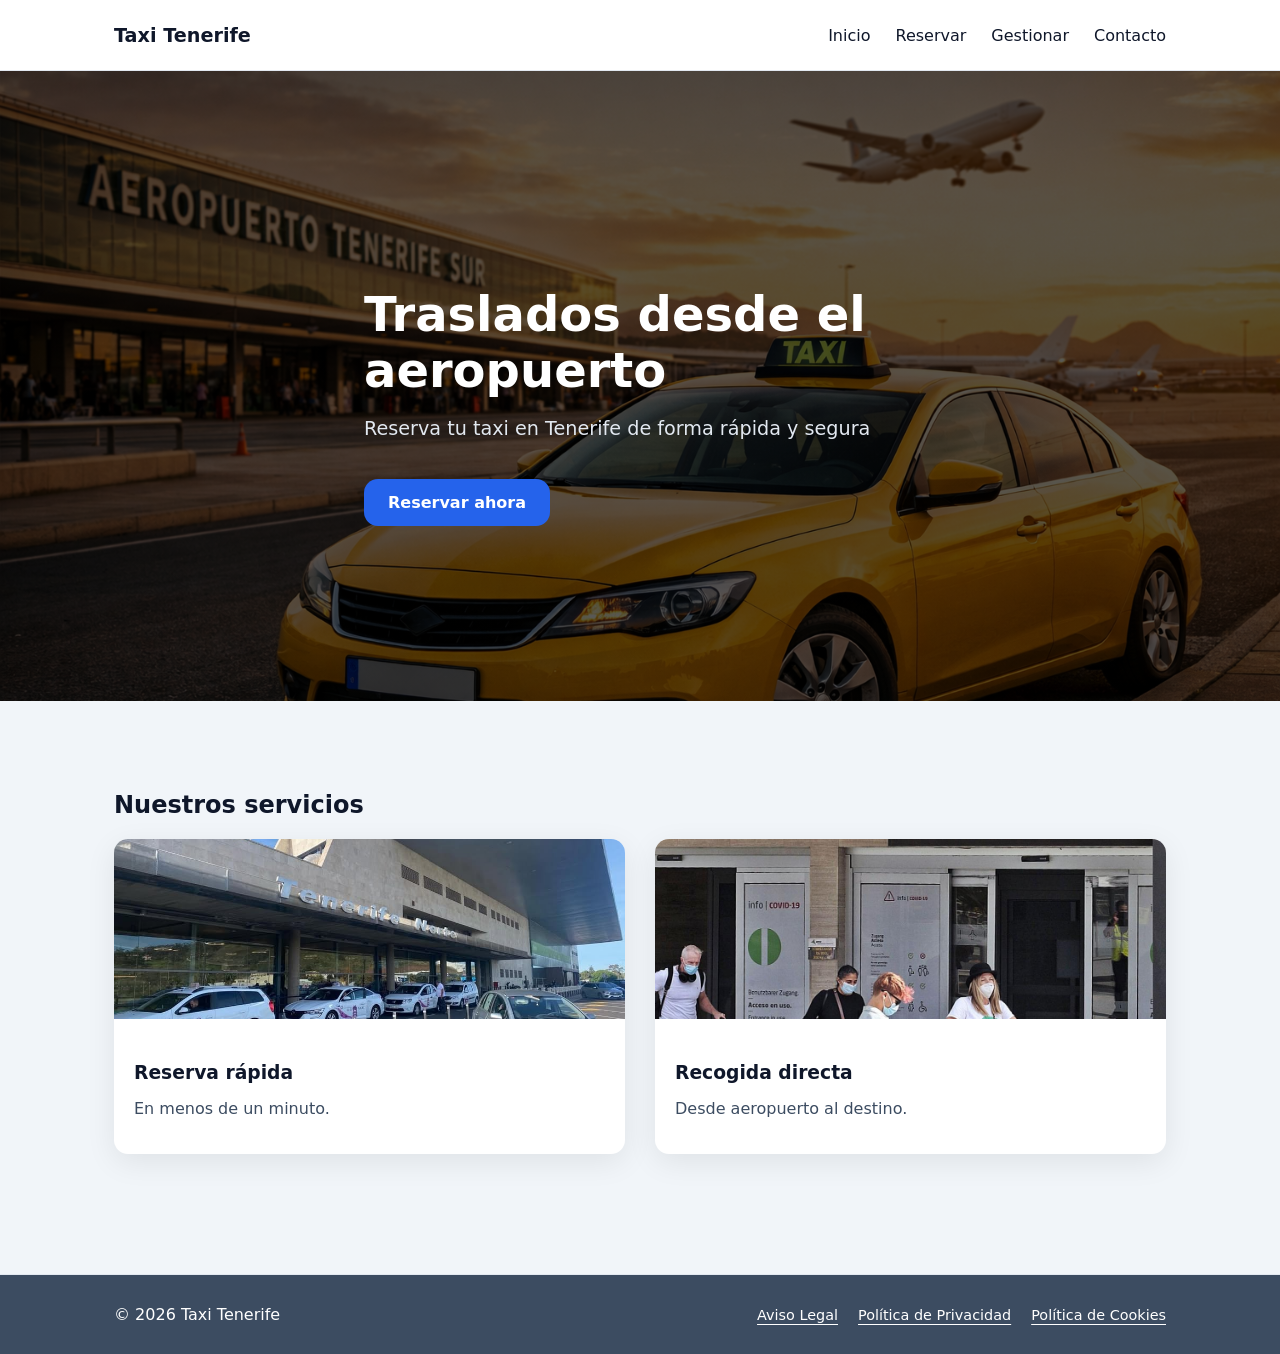
<file: html/index.html>
<!DOCTYPE html>
<html lang="es">

<head>
  <meta charset="UTF-8">
  <meta name="viewport" content="width=device-width, initial-scale=1.0">
  <title>Taxi Tenerife</title>
  <link rel="stylesheet" href="../css/styles.css">
</head>

<body>

  <a href="#main" class="skip-link" tabindex="1">Saltar al contenido principal</a>

  <header>
    <nav class="nav container" aria-label="Navegación principal">
      <div class="logo">
        <a href="index.html">Taxi Tenerife</a>
      </div>

      <ul id="nav-menu">
        <li><a href="index.html" aria-current="page">Inicio</a></li>
        <li><a href="reserva.html">Reservar</a></li>
        <li><a href="gestion.html">Gestionar</a></li>
        <li><a href="contacto.html">Contacto</a></li>
      </ul>

      <button class="nav-toggle" aria-controls="nav-menu" aria-expanded="false" aria-label="Abrir menú">
        ☰
      </button>
    </nav>
  </header>

  <main id="main">

    <section class="hero">
      <div class="container hero-content">
        <h1>Traslados desde el aeropuerto</h1>
        <p>Reserva tu taxi en Tenerife de forma rápida y segura</p>
        <a href="reserva.html" class="btn">Reservar ahora</a>
      </div>
    </section>

    <section class="section">
      <div class="container">
        <h2>Nuestros servicios</h2>

        <div class="cards">

          <article class="card">
            <img src="../assets/taxi.jpg" alt="Taxi en aeropuerto">
            <div class="card-body">
              <h3>Reserva rápida</h3>
              <p>En menos de un minuto.</p>
            </div>
          </article>

          <article class="card">
            <img src="../assets/aeropuerto.jpg" alt="Aeropuerto Tenerife">
            <div class="card-body">
              <h3>Recogida directa</h3>
              <p>Desde aeropuerto al destino.</p>
            </div>
          </article>

        </div>
      </div>
    </section>

  </main>

  <footer>
    <div class="container footer-content">
      <p>&copy; 2026 Taxi Tenerife</p>
      
      <ul class="footer-links" aria-label="Enlaces legales">
        <li><a href="#">Aviso Legal</a></li>
        <li><a href="#">Política de Privacidad</a></li>
        <li><a href="#">Política de Cookies</a></li>
      </ul>
    </div>
  </footer>

  <script src="../js/script.js"></script>
</body>

</html>
</file>
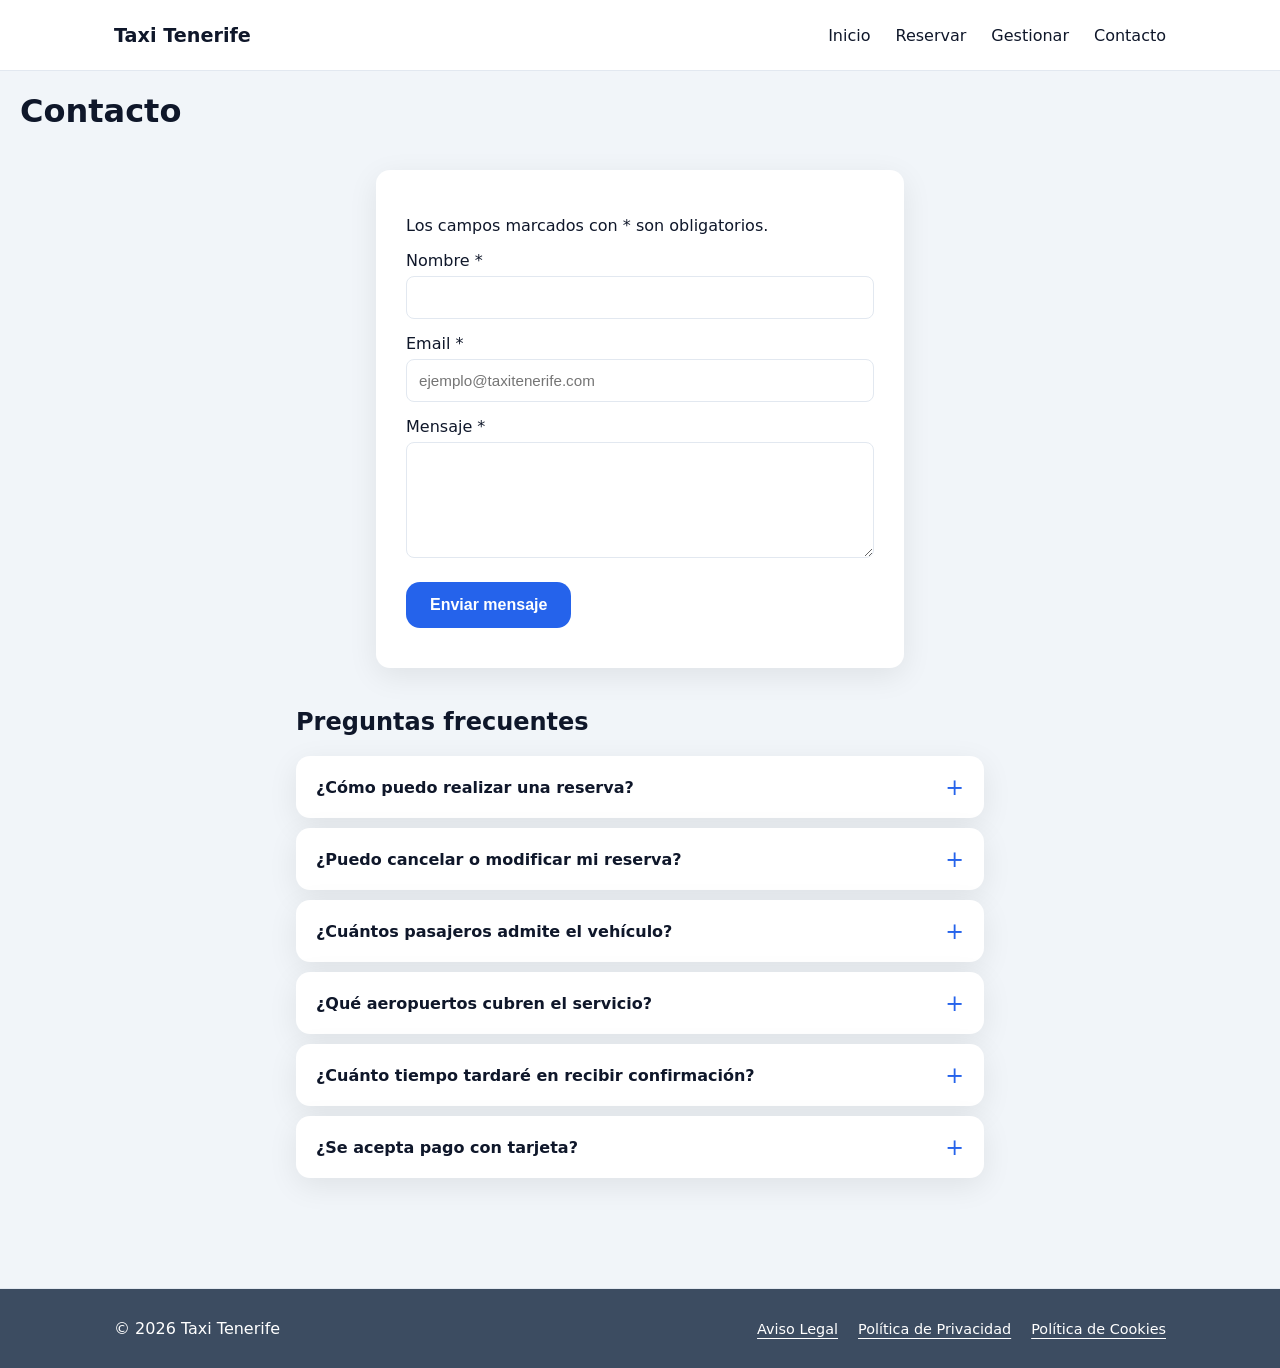
<file: html/contacto.html>
<!DOCTYPE html>
<html lang="es">

<head>
  <meta charset="UTF-8">
  <meta name="viewport" content="width=device-width, initial-scale=1.0">
  <title>Contacto - Taxi Tenerife</title>
  <link rel="stylesheet" href="../css/styles.css">
</head>

<body>

  <a href="#main" class="skip-link" tabindex="1">Saltar al contenido</a>

  <header>
    <nav class="nav container" aria-label="Navegación principal">
      <div class="logo">
        <a href="index.html">Taxi Tenerife</a>
      </div>

      <ul id="nav-menu">
        <li><a href="index.html">Inicio</a></li>
        <li><a href="reserva.html">Reservar</a></li>
        <li><a href="gestion.html">Gestionar</a></li>
        <li><a href="contacto.html" aria-current="page">Contacto</a></li>
      </ul>

      <button class="nav-toggle" aria-controls="nav-menu" aria-expanded="false" aria-label="Abrir menú">
        ☰
      </button>
    </nav>
  </header>

  <main id="main">
    <h1 class="titulo-contacto">Contacto</h1>

    <div class="form-container">
      <form id="contactForm" novalidate aria-describedby="contacto-ayuda">
        <p id="contacto-ayuda">Los campos marcados con * son obligatorios.</p>

        <label for="nombre">Nombre *</label>
        <input type="text" id="nombre" name="nombre" autocomplete="name" required aria-required="true">

        <label for="email">Email *</label>
        <input type="email" id="email" name="email" autocomplete="email" required aria-required="true" placeholder="ejemplo@taxitenerife.com">

        <label for="mensaje">Mensaje *</label>
        <textarea id="mensaje" name="mensaje" rows="5" required aria-required="true"></textarea>

        <button class="btn" type="submit">Enviar mensaje</button>

        <div id="status" aria-live="polite" role="status"></div>
      </form>
    </div>

    <!-- SECCIÓN FAQ -->
    <section class="faq-section" aria-labelledby="faq-titulo">
      <h2 id="faq-titulo">Preguntas frecuentes</h2>

      <ul class="faq-list" role="list">

        <li class="faq-item">
          <details>
            <summary>¿Cómo puedo realizar una reserva?</summary>
            <p class="faq-answer">
              Puedes reservar tu taxi desde la sección <a href="reserva.html">Reservar</a>. Solo necesitas
              indicar el aeropuerto de origen, el destino dentro de Tenerife, la fecha y hora deseadas
              y el número de pasajeros. Al finalizar recibirás un código de reserva en tu email.
            </p>
          </details>
        </li>

        <li class="faq-item">
          <details>
            <summary>¿Puedo cancelar o modificar mi reserva?</summary>
            <p class="faq-answer">
              Sí. Accede a la sección <a href="gestion.html">Gestionar</a>, introduce tu código de reserva
              y el email con el que reservaste. Podrás consultar los detalles y cancelar la reserva
              si así lo deseas. Las modificaciones deben solicitarse con al menos 2 horas de antelación.
            </p>
          </details>
        </li>

        <li class="faq-item">
          <details>
            <summary>¿Cuántos pasajeros admite el vehículo?</summary>
            <p class="faq-answer">
              Nuestros vehículos estándar admiten hasta <strong>4 pasajeros</strong> con equipaje normal.
              Para grupos de hasta 8 personas disponemos de vehículos de mayor capacidad, seleccionables
              al indicar el número de pasajeros durante la reserva.
            </p>
          </details>
        </li>

        <li class="faq-item">
          <details>
            <summary>¿Qué aeropuertos cubren el servicio?</summary>
            <p class="faq-answer">
              Operamos desde el <strong>Aeropuerto Tenerife Sur (TFS)</strong> y el
              <strong>Aeropuerto Tenerife Norte - Los Rodeos (TFN)</strong>. Cubrimos traslados
              a cualquier punto de la isla de Tenerife.
            </p>
          </details>
        </li>

        <li class="faq-item">
          <details>
            <summary>¿Cuánto tiempo tardaré en recibir confirmación?</summary>
            <p class="faq-answer">
              La confirmación se envía automáticamente al email indicado en el momento en que
              completas la reserva. Si no la recibes en unos minutos, revisa tu carpeta de spam
              o contáctanos a través de este formulario.
            </p>
          </details>
        </li>

        <li class="faq-item">
          <details>
            <summary>¿Se acepta pago con tarjeta?</summary>
            <p class="faq-answer">
              Sí, aceptamos pago en efectivo y con tarjeta de crédito o débito directamente al
              conductor. También puedes pagar anticipadamente de forma segura durante el proceso
              de reserva online.
            </p>
          </details>
        </li>

      </ul>
    </section>

  </main>

  <footer>
    <div class="container footer-content">
      <p>&copy; 2026 Taxi Tenerife</p>
      
      <ul class="footer-links" aria-label="Enlaces legales">
        <li><a href="#">Aviso Legal</a></li>
        <li><a href="#">Política de Privacidad</a></li>
        <li><a href="#">Política de Cookies</a></li>
      </ul>
    </div>
  </footer>

  <script src="../js/script.js"></script>
</body>

</html>
</file>
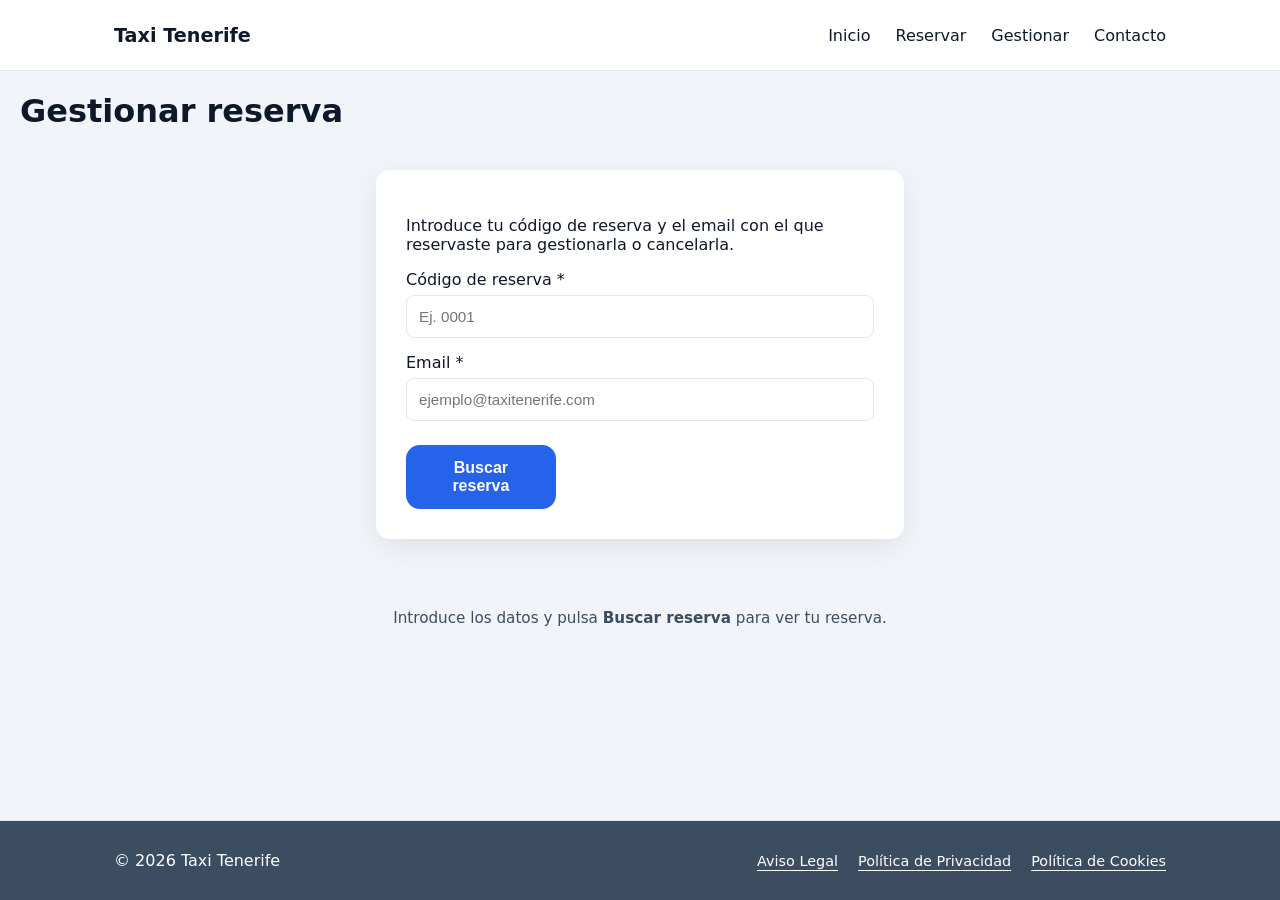
<file: html/gestion.html>
<!DOCTYPE html>
<html lang="es">

<head>
  <meta charset="UTF-8">
  <meta name="viewport" content="width=device-width, initial-scale=1.0">
  <title>Gestión de reservas - Taxi Tenerife</title>
  <link rel="stylesheet" href="../css/styles.css">
</head>

<body>

  <a href="#main" class="skip-link" tabindex="1">Saltar al contenido</a>

  <header>
    <nav class="nav container" aria-label="Navegación principal">
      <div class="logo">
        <a href="index.html">Taxi Tenerife</a>
      </div>

      <ul id="nav-menu">
        <li><a href="index.html">Inicio</a></li>
        <li><a href="reserva.html">Reservar</a></li>
        <li><a href="gestion.html" aria-current="page">Gestionar</a></li>
        <li><a href="contacto.html">Contacto</a></li>
      </ul>

      <button class="nav-toggle" aria-controls="nav-menu" aria-expanded="false" aria-label="Abrir menú">
        ☰
      </button>
    </nav>
  </header>

  <main id="main">
    <h1 class="titulo-gestion">Gestionar reserva</h1>

    <div class="form-container">
      <form id="gestionForm" novalidate aria-describedby="gestion-ayuda">
        <p id="gestion-ayuda">Introduce tu código de reserva y el email con el que reservaste para gestionarla o cancelarla.</p>

        <label for="codigo">Código de reserva *</label>
        <input
          type="text"
          id="codigo"
          name="codigo"
          autocomplete="off"
          required
          aria-required="true"
          placeholder="Ej. 0001"
        >

        <label for="emailGestion">Email *</label>
        <input
          type="email"
          id="emailGestion"
          name="email"
          autocomplete="email"
          required
          aria-required="true"
          placeholder="ejemplo@taxitenerife.com"
        >

        <div id="gestionErrorBox" role="alert" aria-live="assertive"></div>

        <div class="step-actions">
          <button type="submit" class="btn">Buscar reserva</button>
        </div>
      </form>
    </div>

    <!-- Zona de resultado: inicialmente vacía -->
    <div class="table-container result-area" id="resultArea">
      <p class="result-empty" id="resultEmpty" aria-live="polite">
        Introduce los datos y pulsa <strong>Buscar reserva</strong> para ver tu reserva.
      </p>

      <!-- La tabla se muestra sólo cuando hay resultado -->
      <div id="resultTable" hidden>
        <table aria-describedby="tabla-desc">
          <caption id="tabla-desc">Detalles de la reserva encontrada</caption>
          <thead>
            <tr>
              <th scope="col">Código</th>
              <th scope="col">Origen</th>
              <th scope="col">Destino</th>
              <th scope="col">Fecha</th>
              <th scope="col">Hora</th>
              <th scope="col">Pasajeros</th>
              <th scope="col">Precio</th>
              <th scope="col">Estado</th>
              <th scope="col">Acciones</th>
            </tr>
          </thead>
          <tbody id="resultTableBody">
            <!-- Filas inyectadas por JS -->
          </tbody>
        </table>

        <div id="cancelStatus" aria-live="polite" style="margin-top:14px;font-weight:bold;"></div>
      </div>

      <div id="resultNotFound" hidden>
        <p>
          No se encontró ninguna reserva con esos datos. Comprueba el código y el email.
        </p>
      </div>
    </div>
  </main>

  <footer>
    <div class="container footer-content">
      <p>&copy; 2026 Taxi Tenerife</p>
      
      <ul class="footer-links" aria-label="Enlaces legales">
        <li><a href="#">Aviso Legal</a></li>
        <li><a href="#">Política de Privacidad</a></li>
        <li><a href="#">Política de Cookies</a></li>
      </ul>
    </div>
  </footer>

  <script src="../js/script.js"></script>
</body>

</html>
</file>
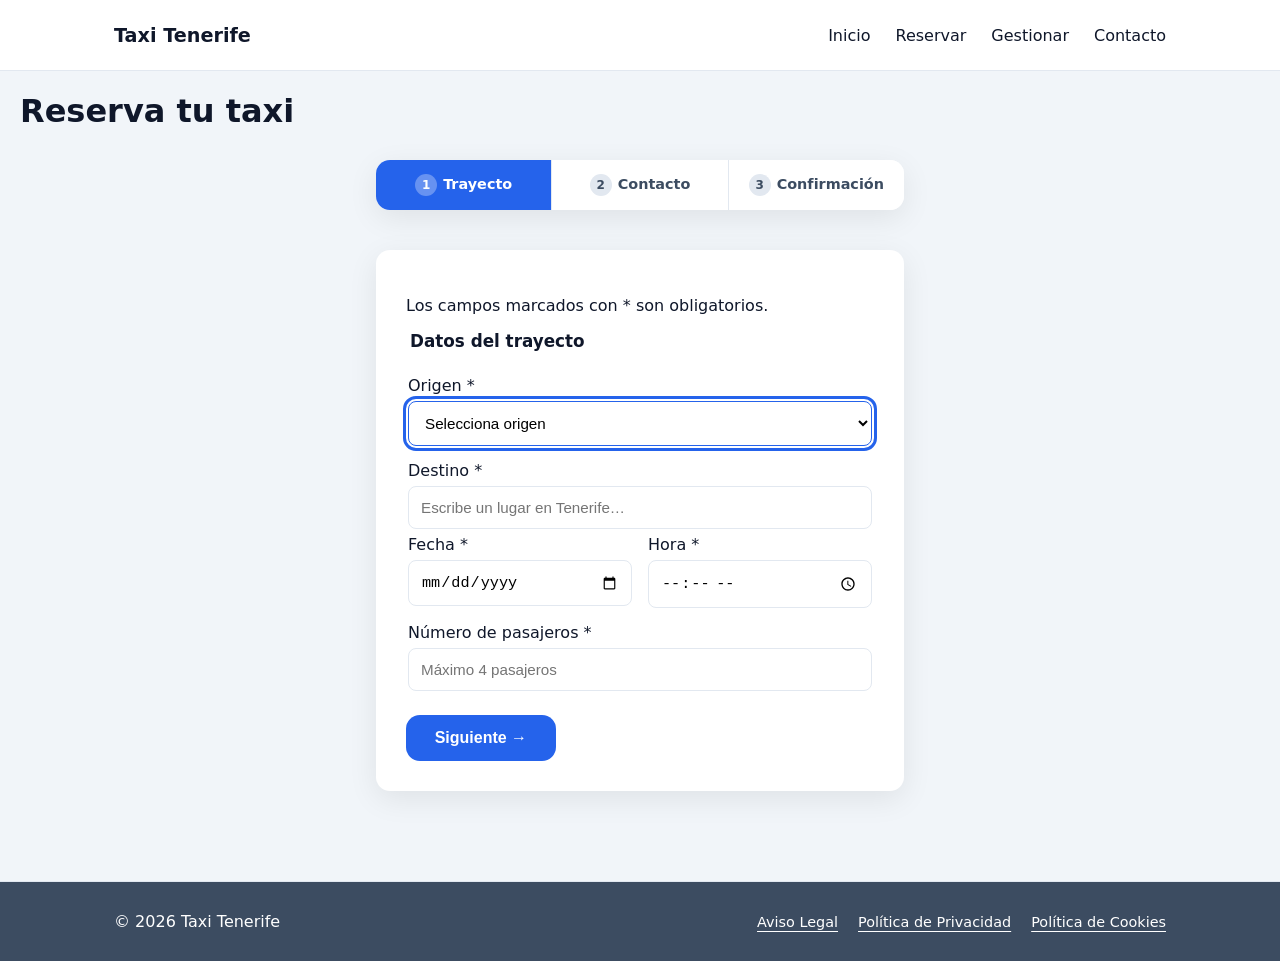
<file: html/reserva.html>
<!DOCTYPE html>
<html lang="es">

<head>
  <meta charset="UTF-8">
  <meta name="viewport" content="width=device-width, initial-scale=1.0">
  <title>Reserva - Taxi Tenerife</title>
  <link rel="stylesheet" href="../css/styles.css">
</head>

<body>

  <a href="#main" class="skip-link" tabindex="1">Saltar al contenido</a>

  <header>
    <nav class="nav container" aria-label="Navegación principal">
      <div class="logo">
        <a href="index.html">Taxi Tenerife</a>
      </div>

      <ul id="nav-menu">
        <li><a href="index.html">Inicio</a></li>
        <li><a href="reserva.html" aria-current="page">Reservar</a></li>
        <li><a href="gestion.html">Gestionar</a></li>
        <li><a href="contacto.html">Contacto</a></li>
      </ul>

      <button class="nav-toggle" aria-controls="nav-menu" aria-expanded="false" aria-label="Abrir menú">
        ☰
      </button>
    </nav>
  </header>

  <main id="main">
    <h1 class="titulo-reserva">Reserva tu taxi</h1>

    <!-- BREADCRUMB DE PASOS -->
    <nav class="breadcrumb-nav" aria-label="Progreso de la reserva">
      <ol class="breadcrumb" id="stepBreadcrumb">
        <li class="breadcrumb-item active" id="bc-1" aria-current="step">
          <span class="step-number" aria-hidden="true">1</span>Trayecto
        </li>
        <li class="breadcrumb-item" id="bc-2">
          <span class="step-number" aria-hidden="true">2</span>Contacto
        </li>
        <li class="breadcrumb-item" id="bc-3">
          <span class="step-number" aria-hidden="true">3</span>Confirmación
        </li>
      </ol>
    </nav>

    <div class="form-container">
      <form id="reservaForm" novalidate aria-describedby="reserva-ayuda">
        <p id="reserva-ayuda">Los campos marcados con * son obligatorios.</p>

        <!-- PASO 1: DATOS DEL TRAYECTO -->
        <div class="form-step" id="step-1">
          <fieldset>
            <legend>Datos del trayecto</legend>

            <label for="origen">Origen *</label>
            <select id="origen" name="origen" required aria-required="true" class="origen-select">
              <option value="">Selecciona origen</option>
              <option value="sur">Aeropuerto Tenerife Sur</option>
              <option value="norte">Aeropuerto Tenerife Norte</option>
            </select>

            <!-- DESTINO CON AUTOCOMPLETADO (Nominatim API) -->
            <label for="destino">Destino *</label>
            <div class="combobox-wrapper destino-combobox">
              <input type="text" id="destino" name="destino" required aria-required="true" role="combobox"
                aria-expanded="false" aria-autocomplete="list" aria-controls="destino-listbox" aria-haspopup="listbox"
                autocomplete="off" placeholder="Escribe un lugar en Tenerife…">
              <ul id="destino-listbox" role="listbox" aria-label="Sugerencias de destino" class="autocomplete-list"
                hidden></ul>
            </div>

            <!-- FECHA Y HORA -->
            <div class="fecha-hora-group">
              <div>
                <label for="fecha">Fecha *</label>
                <input type="date" id="fecha" name="fecha" required aria-required="true" min="">
              </div>
              <div>
                <label for="hora">Hora *</label>
                <input type="time" id="hora" name="hora" required aria-required="true" step="900">
              </div>
            </div>

            <label for="personas">Número de pasajeros *</label>
            <input type="number" id="personas" name="personas" min="1" max="4" inputmode="numeric" required
              aria-required="true" placeholder="Máximo 4 pasajeros">

          </fieldset>

          <div id="errorBox-1" class="errorBox" role="alert" aria-live="assertive"></div>

          <div class="step-actions">
            <button type="button" class="btn" id="nextStep1">Siguiente →</button>
          </div>
        </div>

        <!-- PASO 2: DATOS DE CONTACTO -->
        <div class="form-step" id="step-2" hidden>
          <fieldset>
            <div id="mini-resumen" class="mini-resumen" aria-live="polite">
              <!-- El contenido se inyectará con JavaScript -->
            </div>

            <legend>Datos de contacto</legend>

            <label for="email">Email *</label>
            <input type="email" id="email" name="email" autocomplete="email" required aria-required="true"
              placeholder="ejemplo@taxitenerife.com">

            <label for="nombre">Nombre (opcional)</label>
            <input type="text" id="nombre" name="nombre" autocomplete="name" placeholder="Tu nombre">

          </fieldset>

          <div id="errorBox-2" class="errorBox" role="alert" aria-live="assertive"></div>

          <div class="step-actions">
            <button type="button" class="btn btn-secondary" id="prevStep2">← Anterior</button>
            <button type="button" class="btn" id="nextStep2">Siguiente →</button>
          </div>
        </div>

        <!-- PASO 3: CONFIRMACIÓN / REVISIÓN -->
        <div class="form-step" id="step-3" hidden>
          <div id="reviewBox" aria-live="polite">
            <h2>Revisa tu reserva</h2>
            <p><strong>Origen:</strong> <span id="review-origen"></span></p>
            <p><strong>Destino:</strong> <span id="review-destino"></span></p>
            <p><strong>Fecha:</strong> <span id="review-fecha"></span></p>
            <p><strong>Hora:</strong> <span id="review-hora"></span></p>
            <p><strong>Pasajeros:</strong> <span id="review-personas"></span></p>
            <p><strong>Email:</strong> <span id="review-email"></span></p>
            <p><strong>Precio estimado:</strong> <span id="review-precio">—</span></p>
            <p><strong>Para cancelar la reserva accede a <a href="gestion.html"
                  class="link-gestionar">Gestionar</a></strong></p>
          </div>

          <div id="formStatus" aria-live="assertive" role="status" style="margin-top:14px;font-weight:bold;"></div>

          <div class="step-actions" id="confirmActions">
            <button type="button" class="btn btn-secondary" id="prevStep3">← Anterior</button>
            <button type="submit" class="btn" id="confirmSubmit">Confirmar reserva</button>
            <button type="button" class="btn btn-cancel" id="cancelButton">Cancelar reserva</button>
          </div>
          <div id="cancelContainer" hidden class="cancel-message-box" aria-live="assertive">
            <p>Se ha cancelado la reserva.</p>
            <button type="button" class="btn btn-secondary" id="recoverButton">Recuperar reserva</button>
          </div>
        </div>

      </form>
    </div>
  </main>

  <footer>
    <div class="container footer-content">
      <p>&copy; 2026 Taxi Tenerife</p>

      <ul class="footer-links" aria-label="Enlaces legales">
        <li><a href="#">Aviso Legal</a></li>
        <li><a href="#">Política de Privacidad</a></li>
        <li><a href="#">Política de Cookies</a></li>
      </ul>
    </div>
  </footer>

  <script src="../js/script.js"></script>
</body>

</html>
</file>
<file: css/styles.css>
:root {
  --primary: #2563eb;
  --primary-dark: #1e40af;
  --bg: #f1f5f9;
  --surface: #ffffff;
  --text: #0f172a;
  --muted: #3c4c61;
  --border: #e2e8f0;
  --footer-links: #38a5f5;

  --radius: 14px;
  --shadow: 0 8px 30px rgba(0,0,0,0.08);
}

/* RESET */
* {
  box-sizing: border-box;
}

body {
  margin: 0;
  font-family: "Inter", system-ui, sans-serif;
  background: var(--bg);
  color: var(--text);
  display: flex;
  flex-direction: column;
  min-height: 100vh;
}

main {
  flex: 1;
}

/* LAYOUT */
.container {
  max-width: 1100px;
  margin: 0 auto;
  padding: 0 24px;
}

.section {
  padding: 70px 0;
}

/* NAVBAR */
header {
  background: var(--surface);
  border-bottom: 1px solid var(--border);
  position: sticky;
  top: 0;
  z-index: 1000;
}

.nav {
  display: flex;
  justify-content: space-between;
  align-items: center;
  height: 70px;
}

.nav ul {
  display: flex;
  gap: 25px;
  list-style: none;
  margin: 0;
}

.nav a {
  text-decoration: none;
  color: var(--text);
  font-weight: 500;
  transition: color 0.2s;
}

.nav a:hover,
.nav a:focus {
  color: var(--primary);
}

/* Logo */
.logo a {
  font-weight: 700;
  font-size: 1.2rem;
  color: var(--text);
  text-decoration: none;
}

/* NAV TOGGLE (responsive) */
.nav-toggle {
  display: none;
  background: none;
  border: none;
  font-size: 1.5rem;
  cursor: pointer;
}

/* RESPONSIVE NAVBAR */
@media (max-width: 768px) {
  .nav ul {
    display: none;
    flex-direction: column;
    gap: 10px;
    background: var(--surface);
    position: absolute;
    top: 70px;
    right: 0;
    width: 200px;
    border-left: 1px solid var(--border);
    border-bottom: 1px solid var(--border);
    padding: 15px;
    border-radius: 0 0 var(--radius) var(--radius);
  }

  .nav ul.show {
    display: flex;
  }

  .nav-toggle {
    display: block;
    color: var(--text);
  }
}

/* HERO */
.hero {
  background:
    linear-gradient(rgba(0,0,0,0.65), rgba(0,0,0,0.65)),
    url('../assets/hero.png') center/cover no-repeat;
  height: 70vh;
  display: flex;
  align-items: center;
}

.hero-content {
  max-width: 600px;
}

.hero h1 {
  font-size: 3rem;
  color: white;
  margin-bottom: 15px;
}

.hero p {
  color: #e2e8f0;
  font-size: 1.2rem;
}

/* BOTONES */
.btn {
  display: inline-block;
  margin-top: 20px;
  padding: 14px 24px;
  border-radius: var(--radius);
  background: var(--primary);
  color: white;
  font-weight: 600;
  text-decoration: none;
  border: none;
  cursor: pointer;
  font-size: 1rem;
  transition: 0.2s;
}

.btn:hover {
  background: var(--primary-dark);
  transform: translateY(-2px);
}

.btn-secondary {
  background: var(--surface);
  color: var(--primary);
  border: 2px solid var(--primary);
  margin-right: 10px;
}

.btn-secondary:hover {
  background: #eff6ff;
  transform: translateY(-2px);
}

/* Distribución de los botones */
.step-actions {
  display: flex;
  justify-content: space-between;
  align-items: center;
  margin-top: 30px;
  gap: 15px;
  flex-wrap: wrap; /* Para que en móviles no se aplasten y bajen de línea */
}

/* Ajuste del ancho para que queden parejos */
.step-actions .btn {
  margin-top: 0;
  margin-right: 0; /* Anula el margin-right del btn-secondary */
  flex: 1; /* Todos crecen por igual */
  max-width: 32%; /* Evita que se estiren más de un tercio del ancho */
  text-align: center;
}

/* Estilo visual del botón cancelar */
.btn-cancel {
  background: transparent;
  color: #d93025; /* Color rojo de advertencia */
  border: 2px solid #d93025;
}

.btn-cancel:hover,
.btn-cancel:focus {
  background: #fce8e6;
  transform: translateY(-2px);
}

/* CARDS */
.cards {
  display: grid;
  grid-template-columns: repeat(auto-fit, minmax(280px,1fr));
  gap: 30px;
}

.card {
  background: var(--surface);
  border-radius: var(--radius);
  overflow: hidden;
  box-shadow: var(--shadow);
  transition: 0.25s;
}

.card:hover {
  transform: translateY(-6px);
}

.card img {
  width: 100%;
  height: 180px;
  object-fit: cover;
}

.card-body {
  padding: 20px;
}

.card h3 {
  margin-bottom: 10px;
}

.card p {
  color: var(--muted);
}

/* FORMULARIOS */
.form-container {
  max-width: 560px;
  margin: 40px auto;
  padding: 0 16px;
}

form {
  background: var(--surface);
  padding: 30px;
  border-radius: var(--radius);
  box-shadow: var(--shadow);
}

#formStatus {
  margin-top: 10px;
  font-weight: bold;
}

fieldset {
  border: none;
  margin-bottom: 20px;
  padding: 0;
}

legend {
  font-weight: 600;
  margin-bottom: 10px;
  font-size: 1.05rem;
}

label {
  display: block;
  margin-top: 15px;
  font-weight: 500;
}

input, textarea {
  width: 100%;
  max-width: 100%;
  min-width: 100%;
  padding: 12px;
  margin-top: 6px;
  border-radius: 8px;
  border: 1px solid var(--border);
  font-size: 0.95rem;
}

input:focus, textarea:focus {
  border-color: var(--primary);
  outline: none;
}

select {
  width: 100%;
  padding: 12px;
  margin-top: 6px;
  border-radius: 8px;
  border: 1px solid var(--border);
  font-size: 0.95rem;
  background: white;
}

select:focus {
  border-color: var(--primary);
  outline: none;
}

.origen-select {
  width: 100%;
  padding: 12px;
  margin-top: 6px;
  border-radius: 8px;
  border: 1px solid var(--border);
  font-size: 0.95rem;
}

#status {
  margin-top: 10px;
  font-weight: bold;
}

.link-gestionar {
  text-decoration: none;
  color: var(--primary-dark);
}

/* ERROR INPUT */
input[aria-invalid="true"],
select[aria-invalid="true"] {
  border: 2px solid red;
}

/* ==========================
   ERRORES EN TIEMPO REAL
   ========================== */
.error-inline {
  color: #d93025; /* Rojo de error */
  font-size: 0.85rem;
  margin-top: 4px;
  font-weight: 500;
  animation: fadeIn 0.3s ease-in-out;
}

@keyframes fadeIn {
  from { opacity: 0; transform: translateY(-5px); }
  to { opacity: 1; transform: translateY(0); }
}

/* ==========================
   MINI RESUMEN (PASO 2)
   ========================== */
.mini-resumen {
  background-color: #eff6ff; /* Azul muy claro de la paleta */
  border: 1px solid var(--primary);
  border-radius: 8px;
  padding: 12px 16px;
  margin-bottom: 20px;
  color: var(--text);
  font-size: 0.9rem;
}

.mini-resumen p {
  margin-top: 0;
  color: var(--primary-dark);
}

/* ==========================
   CAJA DE CANCELACIÓN (UNDO)
   ========================== */
.cancel-message-box {
  background-color: #fce8e6;
  border: 1px solid #d93025; 
  border-radius: var(--radius);
  padding: 25px;
  text-align: center;
  margin-top: 20px;
  animation: fadeIn 0.3s ease-in-out;
}

.cancel-message-box p {
  color: #d93025;
  font-weight: 600;
  font-size: 1.1rem;
  margin-top: 0;
  margin-bottom: 15px;
}

/* CAJA DE ERRORES */
#errorBox {
  margin-top: 15px;
  padding: 15px;
  border-radius: 8px;
  background: #ffe5e5;
  color: #b00020;
  display: none;
}

#errorBox-1, #errorBox-2 {
  display:none;
  margin-top:15px;
  padding:15px;
  border-radius:8px;
  background:#ffe5e5;
  color:#b00020;
}

#errorBox ul {
  margin: 0;
  padding-left: 20px;
}

.titulo-reserva {
  margin-left: 20px;
}

.titulo-gestion {
  margin-left: 20px;
}

.titulo-contacto {
  margin-left: 20px;
}

/* FECHA + HORA en línea */
.fecha-hora-group {
  display: grid;
  grid-template-columns: 1fr 1fr;
  gap: 16px;
}

.fecha-hora-group > div {
  display: flex;
  flex-direction: column;
}

.fecha-hora-group label {
  margin-top: 0;
}

.fecha-hora-group input {
  min-width: unset;
}

@media (max-width: 480px) {
  .fecha-hora-group {
    grid-template-columns: 1fr;
  }
}

/* TABLA */
.table-container {
  max-width: 900px;
  margin: 30px auto 50px;
  padding: 0 16px;
}

table {
  width: 100%;
  border-collapse: collapse;
  background: var(--surface);
  border-radius: var(--radius);
  overflow: hidden;
  box-shadow: var(--shadow);
}

thead {
  background: var(--primary);
  color: white;
}

th, td {
  padding: 14px;
  text-align: left;
}

tbody tr:nth-child(even) {
  background: #f8fafc;
}

/* SKIP LINK */
.skip-link {
  position: absolute;
  top: -40px;
  left: 0;
  background: black;
  color: white;
  padding: 10px;
  z-index: 9999;
}

.skip-link:focus {
  top: 10px;
  left: 10px;
}

/* FOCUS */
a:focus, button:focus, input:focus, textarea:focus, select:focus {
  outline: 3px solid var(--primary);
  outline-offset: 2px;
}

/* ==========================
   ACTUALIZACIÓN FOOTER
   ========================== */
footer {
  background: var(--muted);
  border-top: 1px solid var(--border);
  padding: 30px 0;
  margin-top: 50px;
}

.footer-content {
  display: flex;
  flex-direction: column;
  align-items: center;
  gap: 15px;
}

/* En pantallas grandes, se pone a los lados */
@media (min-width: 600px) {
  .footer-content {
    flex-direction: row;
    justify-content: space-between;
  }
}

.footer-content p {
  margin: 0;
  color: var(--surface);
}

.footer-links {
  display: flex;
  flex-wrap: wrap;
  justify-content: center;
  gap: 20px;
  list-style: none;
  margin: 0;
  padding: 0;
}

.footer-links a {
  color: var(--surface);
  text-decoration: underline;
  text-underline-offset: 4px;
  font-size: 0.9rem;
}

.footer-links a:hover,
.footer-links a:focus {
  color: var(--footer-links);
  text-decoration-thickness: 2px;
}

/* ==========================================
   BREADCRUMB (indicador de pasos)
   ========================================== */
.breadcrumb-nav {
  max-width: 560px;
  margin: 30px auto 0;
  padding: 0 16px;
}

.breadcrumb {
  display: flex;
  list-style: none;
  margin: 0;
  padding: 0;
  gap: 0;
  background: var(--surface);
  border-radius: var(--radius);
  box-shadow: var(--shadow);
  overflow: hidden;
}

.breadcrumb-item {
  flex: 1;
  text-align: center;
  padding: 14px 10px;
  font-weight: 600;
  font-size: 0.9rem;
  color: var(--muted);
  background: var(--surface);
  position: relative;
  border-right: 1px solid var(--border);
  transition: background 0.2s, color 0.2s;
}

.breadcrumb-item:last-child {
  border-right: none;
}

.breadcrumb-item.active {
  background: var(--primary);
  color: white;
}

.breadcrumb-item.completed {
  background: #dbeafe;
  color: var(--primary-dark);
}

.breadcrumb-item .step-number {
  display: inline-block;
  width: 22px;
  height: 22px;
  border-radius: 50%;
  background: rgba(255,255,255,0.3);
  font-size: 0.75rem;
  line-height: 22px;
  margin-right: 6px;
}

.breadcrumb-item.active .step-number {
  background: rgba(255,255,255,0.3);
  color: white;
}

.breadcrumb-item.completed .step-number {
  background: var(--primary);
  color: white;
}

.breadcrumb-item:not(.active) .step-number {
  background: var(--border);
  color: var(--muted);
}

/* ==========================================
   MULTI-STEP FORM
   ========================================== */
.form-step {
  animation: fadeIn 0.25s ease;
}

@keyframes fadeIn {
  from { opacity: 0; transform: translateY(6px); }
  to   { opacity: 1; transform: translateY(0); }
}

.step-actions {
  display: flex;
  gap: 12px;
  margin-top: 24px;
  flex-wrap: wrap;
}

/* Caja de revisión */
#reviewBox {
  background: #f0f9ff;
  border: 1px solid #bae6fd;
  border-radius: var(--radius);
  padding: 20px;
  margin-top: 16px;
}

#reviewBox h2 {
  margin-top: 0;
  font-size: 1.1rem;
  color: var(--primary-dark);
}

#reviewBox p {
  margin: 6px 0;
}

/* ==========================================
   AUTOCOMPLETE COMBOBOX (Destino)
   ========================================== */

.destino-combobox {
  margin-bottom: 6px;
}
.combobox-wrapper {
  position: relative;
  margin-top: 6px;
}

.combobox-wrapper input {
  margin-top: 0;
  width: 100%;
}

.autocomplete-list {
  position: absolute;
  top: calc(100% + 4px);
  left: 0;
  right: 0;
  background: var(--surface);
  border: 1px solid var(--border);
  border-radius: 8px;
  box-shadow: var(--shadow);
  list-style: none;
  margin: 0;
  padding: 4px 0;
  z-index: 500;
  max-height: 240px;
  overflow-y: auto;
}

.autocomplete-list li {
  padding: 10px 14px;
  cursor: pointer;
  font-size: 0.9rem;
  color: var(--text);
  border-bottom: 1px solid var(--border);
}

.autocomplete-list li:last-child {
  border-bottom: none;
}

.autocomplete-list li:hover,
.autocomplete-list li[aria-selected="true"],
.autocomplete-list li.highlighted {
  background: #eff6ff;
  color: var(--primary-dark);
}

.autocomplete-list li:focus {
  outline: 2px solid var(--primary);
  outline-offset: -2px;
}

.autocomplete-spinner {
  padding: 10px 14px;
  font-size: 0.85rem;
  color: var(--muted);
  font-style: italic;
}

/* ==========================================
   GESTION — estado vacío / resultado
   ========================================== */

#gestionErrorBox {
  display:none;
  margin-top:15px;
  padding:15px;
  border-radius:8px;
  background:#ffe5e5;
  color:#b00020;
}

.result-area {
  min-height: 40px;
}

#resultNotFound {
  color:#b00020;
  font-weight:600;
  padding:20px 0;
}

.result-empty {
  text-align: center;
  color: var(--muted);
  padding: 30px;
  font-size: 0.95rem;
}

.badge-cancelar {
  display: inline-block;
  margin-top: 8px;
  padding: 6px 14px;
  border-radius: 8px;
  background: #fee2e2;
  color: #b91c1c;
  border: none;
  font-weight: 600;
  cursor: pointer;
  font-size: 0.85rem;
}

.badge-cancelar:hover {
  background: #fecaca;
}

/* ==========================================
   FAQ — Preguntas frecuentes
   ========================================== */
.faq-section {
  max-width: 720px;
  margin: 0 auto 60px;
  padding: 0 16px;
}

.faq-section h2 {
  margin-bottom: 20px;
  font-size: 1.5rem;
}

.faq-list {
  list-style: none;
  margin: 0;
  padding: 0;
  display: flex;
  flex-direction: column;
  gap: 10px;
}

.faq-item details {
  background: var(--surface);
  border-radius: var(--radius);
  box-shadow: var(--shadow);
  overflow: hidden;
}

.faq-item summary {
  padding: 18px 20px;
  font-weight: 600;
  cursor: pointer;
  list-style: none;
  display: flex;
  justify-content: space-between;
  align-items: center;
  gap: 12px;
}

.faq-item summary::-webkit-details-marker {
  display: none;
}

.faq-item summary::after {
  content: '+';
  font-size: 1.4rem;
  font-weight: 300;
  color: var(--primary);
  flex-shrink: 0;
  transition: transform 0.25s;
}

.faq-item details[open] summary::after {
  transform: rotate(45deg);
}

.faq-item summary:focus {
  outline: 3px solid var(--primary);
  outline-offset: -3px;
}

.faq-answer {
  padding: 0 20px 18px;
  color: var(--muted);
  line-height: 1.65;
  border-top: 1px solid var(--border);
  margin-top: 0;
  padding-top: 14px;
}
</file>
